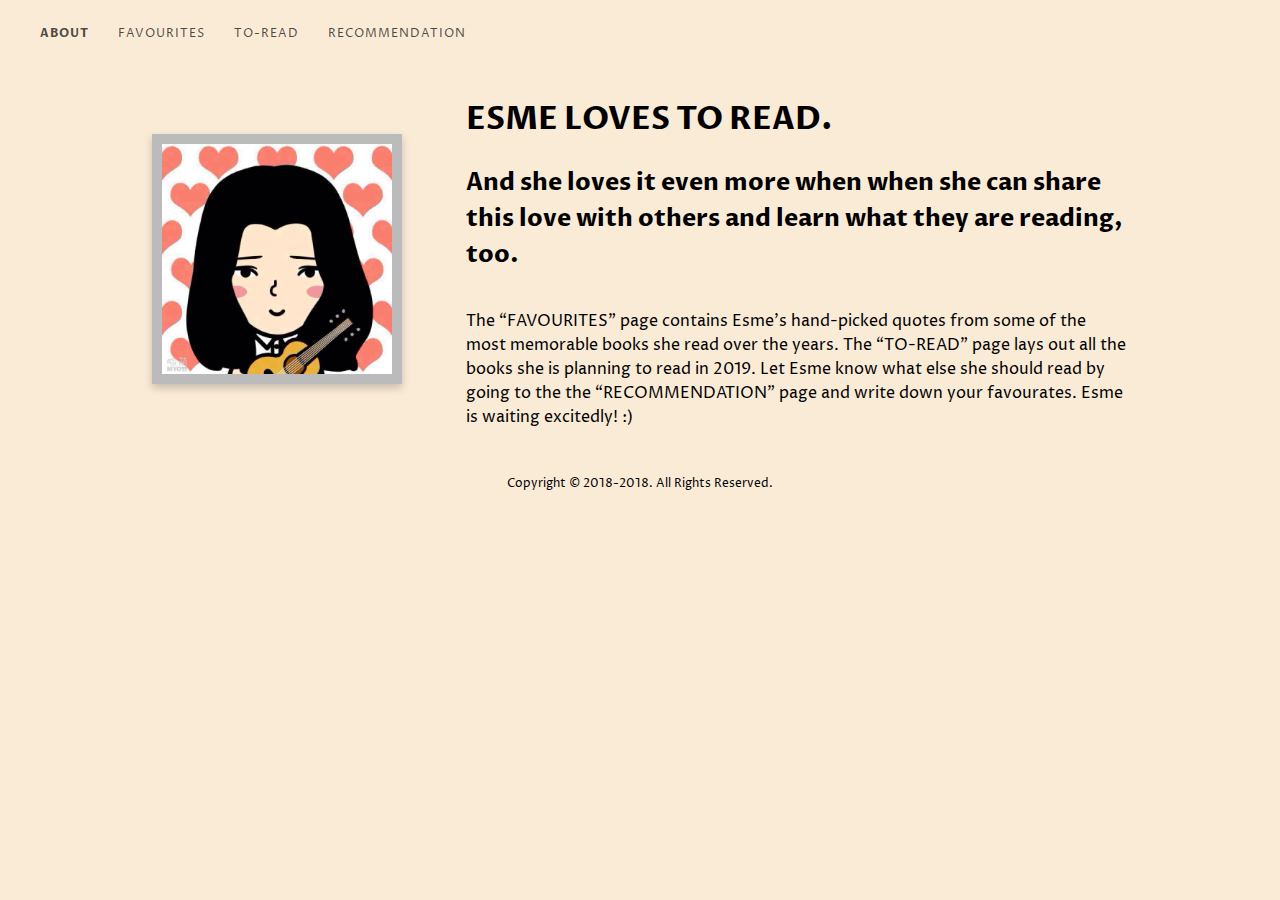
<file: index.html>
<!DOCTYPE html>
<html lang="en">
<head>
    <meta charset="UTF-8">
    <meta name="viewport" content="width=device-width, initial-scale=1.0">
    <meta http-equiv="X-UA-Compatible" content="ie=edge">
    <title>About</title>
    <link rel="stylesheet" href="./style/main.css"/>
    <link href="https://fonts.googleapis.com/css?family=Proza+Libre" rel="stylesheet">
    <link rel="stylesheet" href="https://use.fontawesome.com/releases/v5.5.0/css/all.css" integrity="sha384-B4dIYHKNBt8Bc12p+WXckhzcICo0wtJAoU8YZTY5qE0Id1GSseTk6S+L3BlXeVIU" crossorigin="anonymous">

</head>

<body>
    
    <header>
        <a href="#indexcontent" class="skip">Skip to content</a>             
        <nav> 
            <i class="fas fa-book-open" aria-label="this is an icon"></i> 
            <a class="current" href="index.html">About</a>
            <a href="favourites.html">favourites</a>
            <a href="to-read.html">to-read</a>
            <a href="recommendation.html">recommendation</a>
        </nav>
    </header>
<main id="main">
<div class="grid-container">

    <div class="item1">
        <div class="flip-card">
            <div class="flip-card-inner">
            <div class="flip-card-front">
                <img id="profile" src="./images/profile.jpg" alt = "Esme's profile picture">
            </div>

            <div class="flip-card-back">
                <img id="selfie" src="./images/selfie.jpg" alt="Esme's selfie">
            </div>
            </div>
        </div>
    </div>

    <div id="indexcontent" class="item2">
        <h1>ESME LOVES TO READ.</h1>
        <h2>And she loves it even more when when she can share this love with others and learn what they are reading, too.</h2>
    </div> 

    <div class="item3">
        <p>The “FAVOURITES” page contains Esme's hand-picked quotes from some of the most memorable books she read over the years.
             The “TO-READ” page lays out all the books she is planning to read in 2019. Let Esme know what else she should read by
             going to the the “RECOMMENDATION” page and write down your favourates. Esme is waiting excitedly! :)
        </p>
    </div>
</div>
</main>
<footer class="footer">
        <a href="https://www.facebook.com/profile.php?id=100004265921885"  aria-label="Esme's Facebook Page">
            <i class="fab fa-facebook fa-2x"></i></a>
        <a href="https://www.linkedin.com/in/esme-xuecong-xu-59a08712b/" aria-label="Esme's LinkedIn Profile">
            <i class="fab fa-linkedin fa-2x"></i></a>
        <a href="https://www.instagram.com/xuxuecong/?hl=en" aria-label="Esme's Instagram Account">
            <i class="fab fa-instagram fa-2x"></i></a>
        <p>Copyright &copy; 2018-2018. All Rights Reserved.</p>
    </footer>
</body>

</html>
</file>
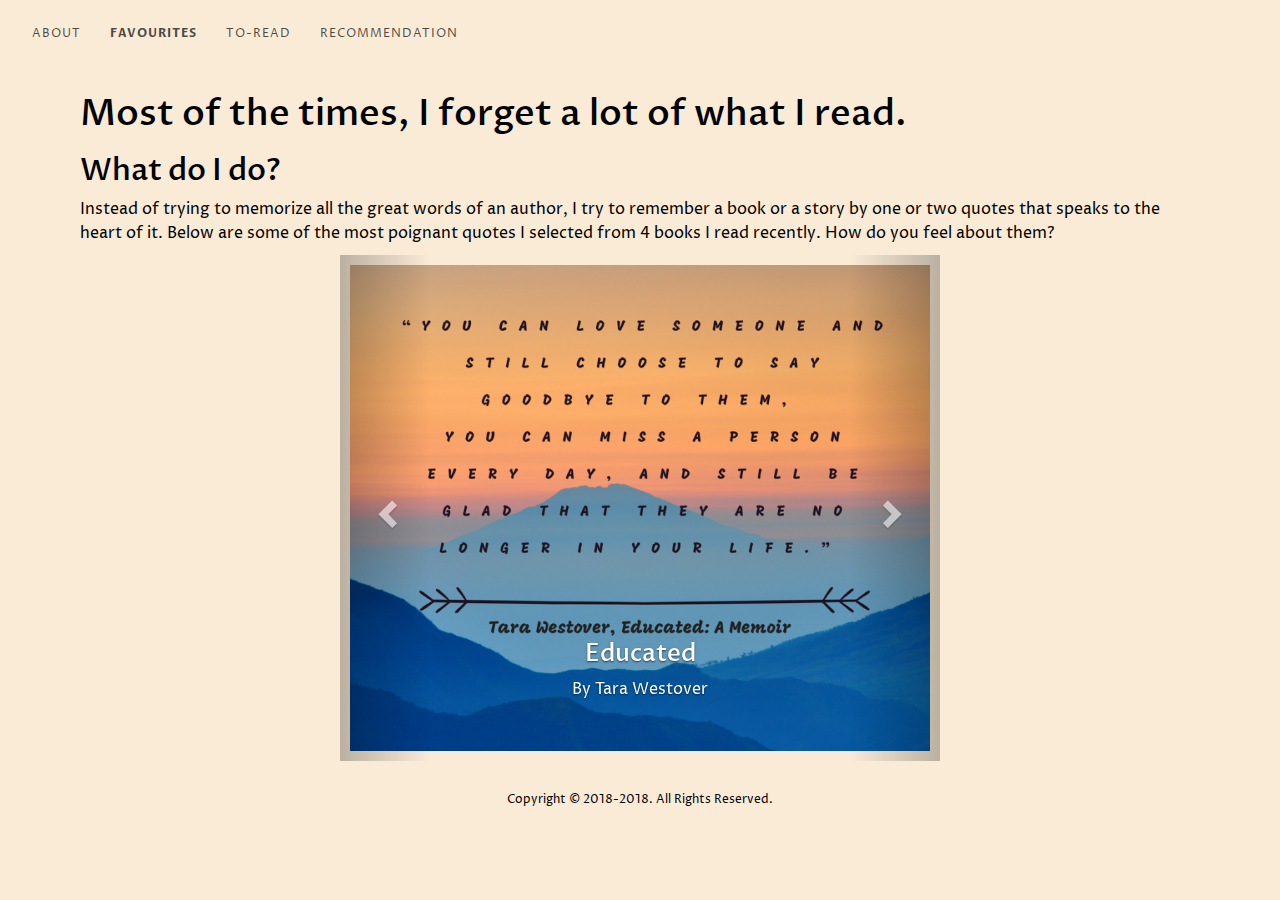
<file: favourites.html>
<!DOCTYPE html>
<html lang="en">
<head>
    <meta charset="UTF-8">
    <meta name="viewport" content="width=device-width, initial-scale=1.0">
    <meta http-equiv="X-UA-Compatible" content="ie=edge">
    <title>Favourites</title>
    <link rel="stylesheet" href="https://maxcdn.bootstrapcdn.com/bootstrap/3.3.7/css/bootstrap.min.css">
    <link rel="stylesheet" href="./style/main.css"/>
    <link href="https://fonts.googleapis.com/css?family=Proza+Libre" rel="stylesheet">
    <link rel="stylesheet" href="https://use.fontawesome.com/releases/v5.3.1/css/all.css" integrity="sha384-mzrmE5qonljUremFsqc01SB46JvROS7bZs3IO2EmfFsd15uHvIt+Y8vEf7N7fWAU" crossorigin="anonymous">
    <script src="https://ajax.googleapis.com/ajax/libs/jquery/3.3.1/jquery.min.js"></script>
    <script src="https://maxcdn.bootstrapcdn.com/bootstrap/3.3.7/js/bootstrap.min.js"></script>

</head>

<body>

    
    <header>             
        <a href="#myCarousel" class="skip">Skip to content</a>
        <nav> 
            <i class="fas fa-book-open" aria-label="this is an icon"></i> 
            <a href="index.html">About</a>
            <a class="current" href="favourites.html">favourites</a>
            <a href="to-read.html">to-read</a>
            <a href="recommendation.html">recommendation</a>
        </nav>
    </header>

<main id="main">
<div class="grid-container">
<div class= item4>

    <h1>Most of the times, I forget a lot of what I read.</h1>
    <h2>What do I do?</h2>
    <p>Instead of trying to memorize all the great words of an author, I try to remember a book or a
        story by one or two quotes that speaks to the heart of it. Below are some of the most poignant
        quotes I selected from 4 books I read recently. How do you feel about them? 
    </p>

</div>
    <!-- Carousel -->
    <div id="myCarousel" class="carousel slide" data-ride="carousel">
            
        
            <!-- Wrapper for slides -->
            <div class="carousel-inner">
              <div class="item active">
                <img src="./images/educated.jpg" alt="a quote from the book educated that says 'you can love someone and still choose to say
                                                      goodbye to them. You can miss a person everyday, and
                                                      still be glad that they are no longer in your life'" style="width:100%;">
                <div class="carousel-caption">
                        <h3>Educated</h3>
                        <p>By Tara Westover</p>
                      </div>
              </div>
        
              <div class="item">
                <img src="./images/handmaid's tale.jpg" alt="a quote from the book A Handmaid's Tale that says 'better never
                                                             means better for everyone. It always means worse, for some.'" style="width:100%;">
                <div class="carousel-caption">
                        <h3>Handmaid's Tale</h3>
                        <p>By Margaret Atwood</p>
                      </div>
              </div>
            
              <div class="item">
                <img src="./images/moon and sixpence.jpg" alt="a quote from the book moon and sixpence that says 'I think everything
                                                               in life is art. what you do, how you dress, the way you love someone,
                                                               and how you talk. your smile and your personality. what you believe in. and all your dreams
                                                               they way you drink. your tea. how you decorate your home. or party. your 
                                                               grocery list. the food you make. how your writing looks. and the way you feel'" style="width:100%;">
                <div class="carousel-caption">
                        <h3>Moon and Sixpence</h3>
                        <p>By William Somerset Maugham</p>
                      </div>
              </div>

              <div class="item">
                    <img src="./images/sapiens.jpg" alt="a quote from the book sapiens that says 'there are no gods, no nations, no money
                                                         and no human rights, except in our collective imagination.'" style="width:100%;">
              <div class="carousel-caption">
                    <h3>Sapiens</h3>
                    <p>By Yuval Noah Harari</p>
                  </div>
              </div>
        
            <!-- Left and right controls -->
            <a class="left carousel-control" href="#myCarousel" data-slide="prev">
              <span class="glyphicon glyphicon-chevron-left"></span>
              <span class="sr-only">Previous</span>
            </a>
            <a class="right carousel-control" href="#myCarousel" data-slide="next">
              <span class="glyphicon glyphicon-chevron-right"></span>
              <span class="sr-only">Next</span>
            </a>
          </div>

          <footer class="footer">
            <a href="https://www.facebook.com/profile.php?id=100004265921885"  aria-label="Esme's Facebook Page">
                <i class="fab fa-facebook fa-2x"></i></a>
            <a href="https://www.linkedin.com/in/esme-xuecong-xu-59a08712b/" aria-label="Esme's LinkedIn Profile">
                <i class="fab fa-linkedin fa-2x"></i></a>
            <a href="https://www.instagram.com/xuxuecong/?hl=en" aria-label="Esme's Instagram Account">
                <i class="fab fa-instagram fa-2x"></i></a>
            <p>Copyright &copy; 2018-2018. All Rights Reserved.</p>
    </footer>

    </div>
</main>

          

</body>

</html>
</file>
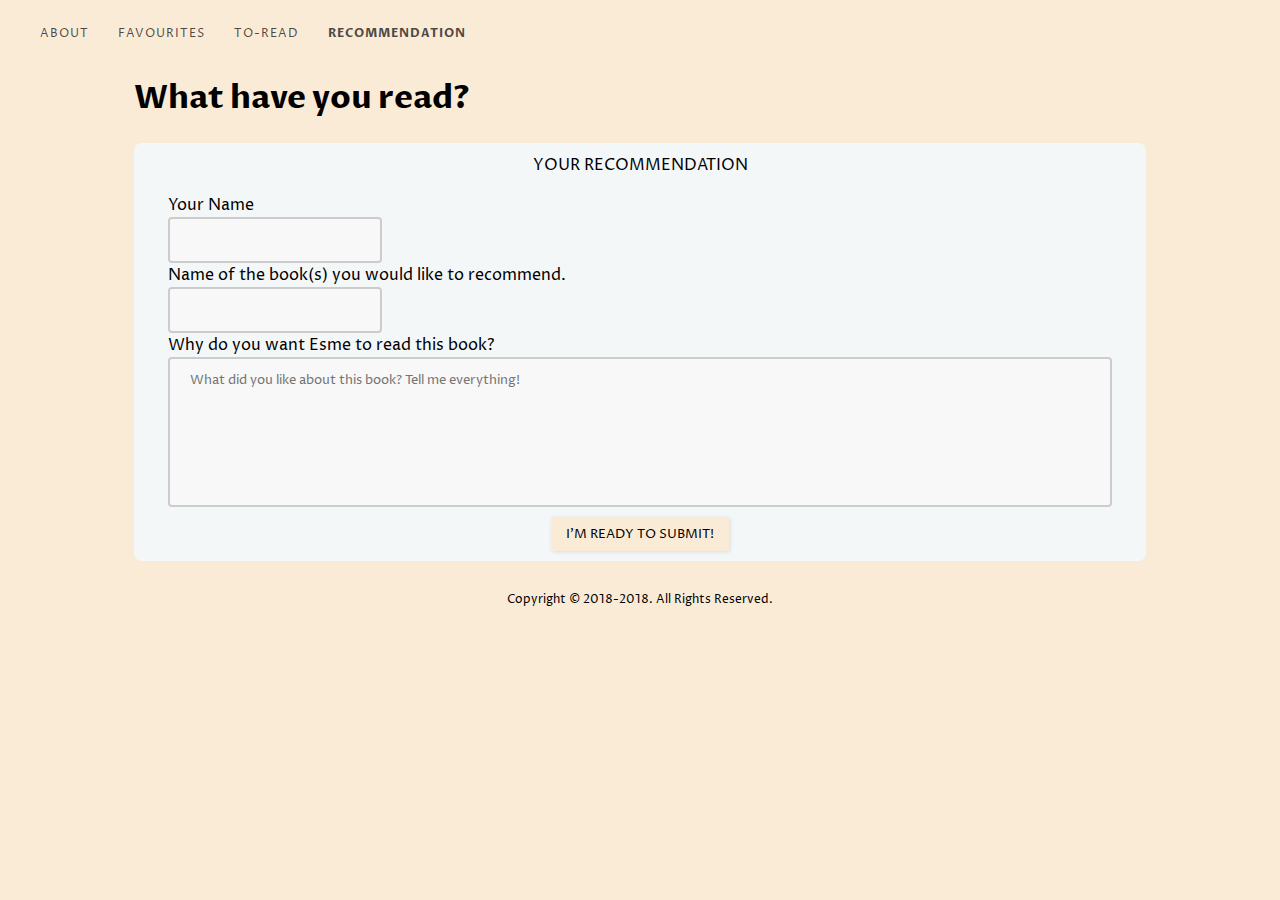
<file: recommendation.html>
<!DOCTYPE html>
<html lang="en">
<head>
    <meta charset="UTF-8">
    <meta name="viewport" content="width=device-width, initial-scale=1.0">
    <meta http-equiv="X-UA-Compatible" content="ie=edge">
    <title>recommendation</title>
    <link rel="stylesheet" href="./style/main.css"/>
    <link href="https://fonts.googleapis.com/css?family=Proza+Libre" rel="stylesheet">
    <link rel="stylesheet" href="https://use.fontawesome.com/releases/v5.3.1/css/all.css" integrity="sha384-mzrmE5qonljUremFsqc01SB46JvROS7bZs3IO2EmfFsd15uHvIt+Y8vEf7N7fWAU" crossorigin="anonymous">
    <script type="text/javascript">
        function checkForm(){
            var a = document.getElementById("yourname")
            var b = document.getElementById("book")
            if (a.value.length == 0)
                {
                    document.getElementById("nameerrormsg").style.display = "block"; a == 0;}
               else {
                    document.getElementById("nameerrormsg").style.display = "none";}
    
            if (b.value.length == 0)
                {document.getElementById("bookerrormsg").style.display = "block"; b = 0}
            else {document.getElementById("bookerrormsg").style.display = "none"; }
    
            if (b == 0 || a == 0){
                alert("you just tried to submit a blank form :(")
                return false;
            }
            else {
                alert("Thank you for your recommendation!")
                return true;
            }
        }  
        </script>
</head>

<body>
    
    <header>           
    <a href="#formcontent" class="skip">Skip to content</a>  
        <nav> 
            <i class="fas fa-book-open" aria-label="this is an icon"></i> 
            <a href="index.html">About</a>
            <a href="favourites.html">favourites</a>
            <a href="to-read.html">to-read</a>
            <a class="current" href="recommendation.html">recommendation</a>
        </nav>
    </header>

    <main id="main">
        <h1 class="booklist">What have you read?</h1>
    <div class="formstyle">
    <form id="formcontent" action="https://formspree.io/xuecong@umich.edu" method="POST" onsubmit="return checkForm();">
        <fieldset>
            <legend>Your Recommendation</legend>
            <label for="yourname">Your Name</label>
            <input type="text" name="yourname" id="yourname">
            <p class="errormsg" id="nameerrormsg">Please enter your name.</p>

            <label for="book">Name of the book(s) you would like to recommend.</label>
            <input type="text" name="book" id="book">
            <p class="errormsg" id="bookerrormsg">Please enter the name of the book.</p>

            <label for="reason">Why do you want Esme to read this book?</labe>
            <textarea name="reason" id="reason" rows="5" cols="100" placeholder="What did you like about this book? Tell me everything!"></textarea>
        </fieldset>
        <input type="submit" id="submitbutton" value="I'M READY TO SUBMIT!">
    </form>
    </div>
</main>
    <footer class="footer">
            <a href="https://www.facebook.com/profile.php?id=100004265921885"  aria-label="Esme's Facebook Page">
                <i class="fab fa-facebook fa-2x"></i></a>
            <a href="https://www.linkedin.com/in/esme-xuecong-xu-59a08712b/" aria-label="Esme's LinkedIn Profile">
                <i class="fab fa-linkedin fa-2x"></i></a>
            <a href="https://www.instagram.com/xuxuecong/?hl=en" aria-label="Esme's Instagram Account">
                <i class="fab fa-instagram fa-2x"></i></a>
            <p>Copyright &copy; 2018-2018. All Rights Reserved.</p>
    </footer>

</body>

</html>
</file>
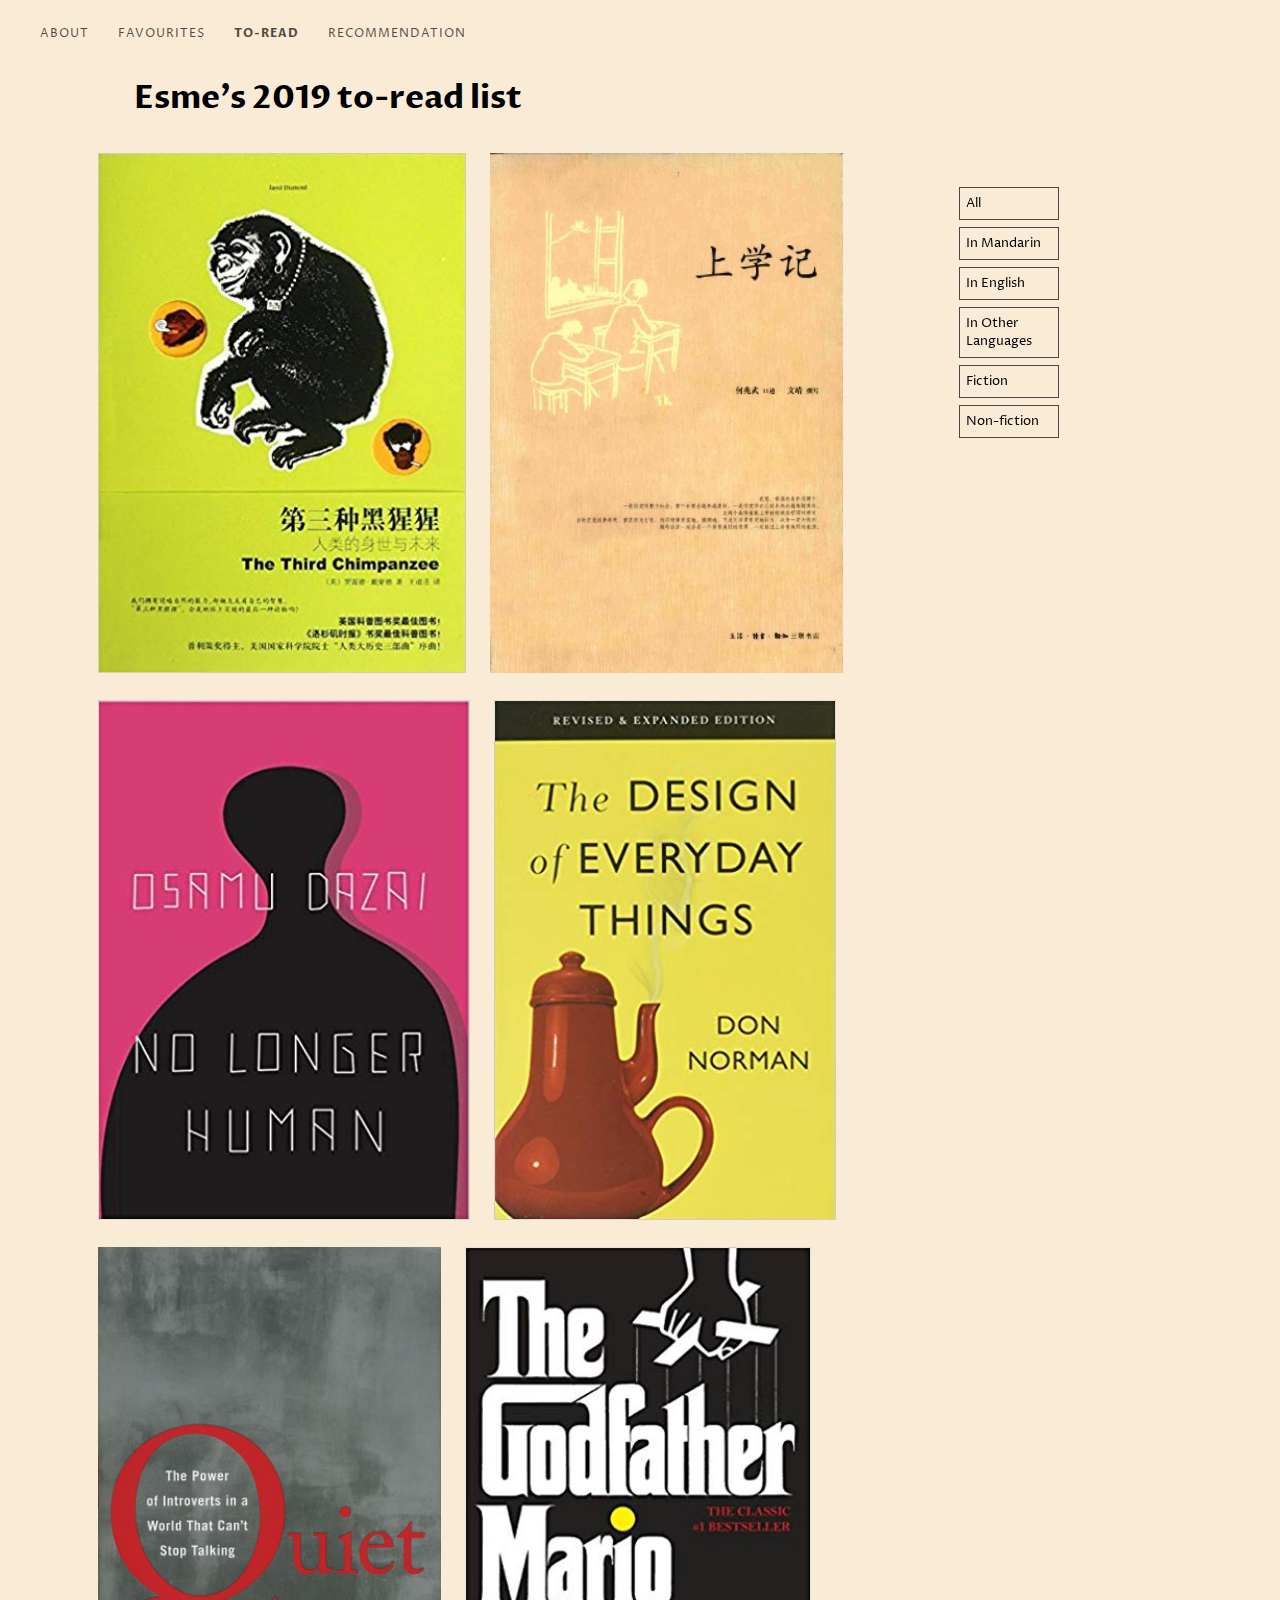
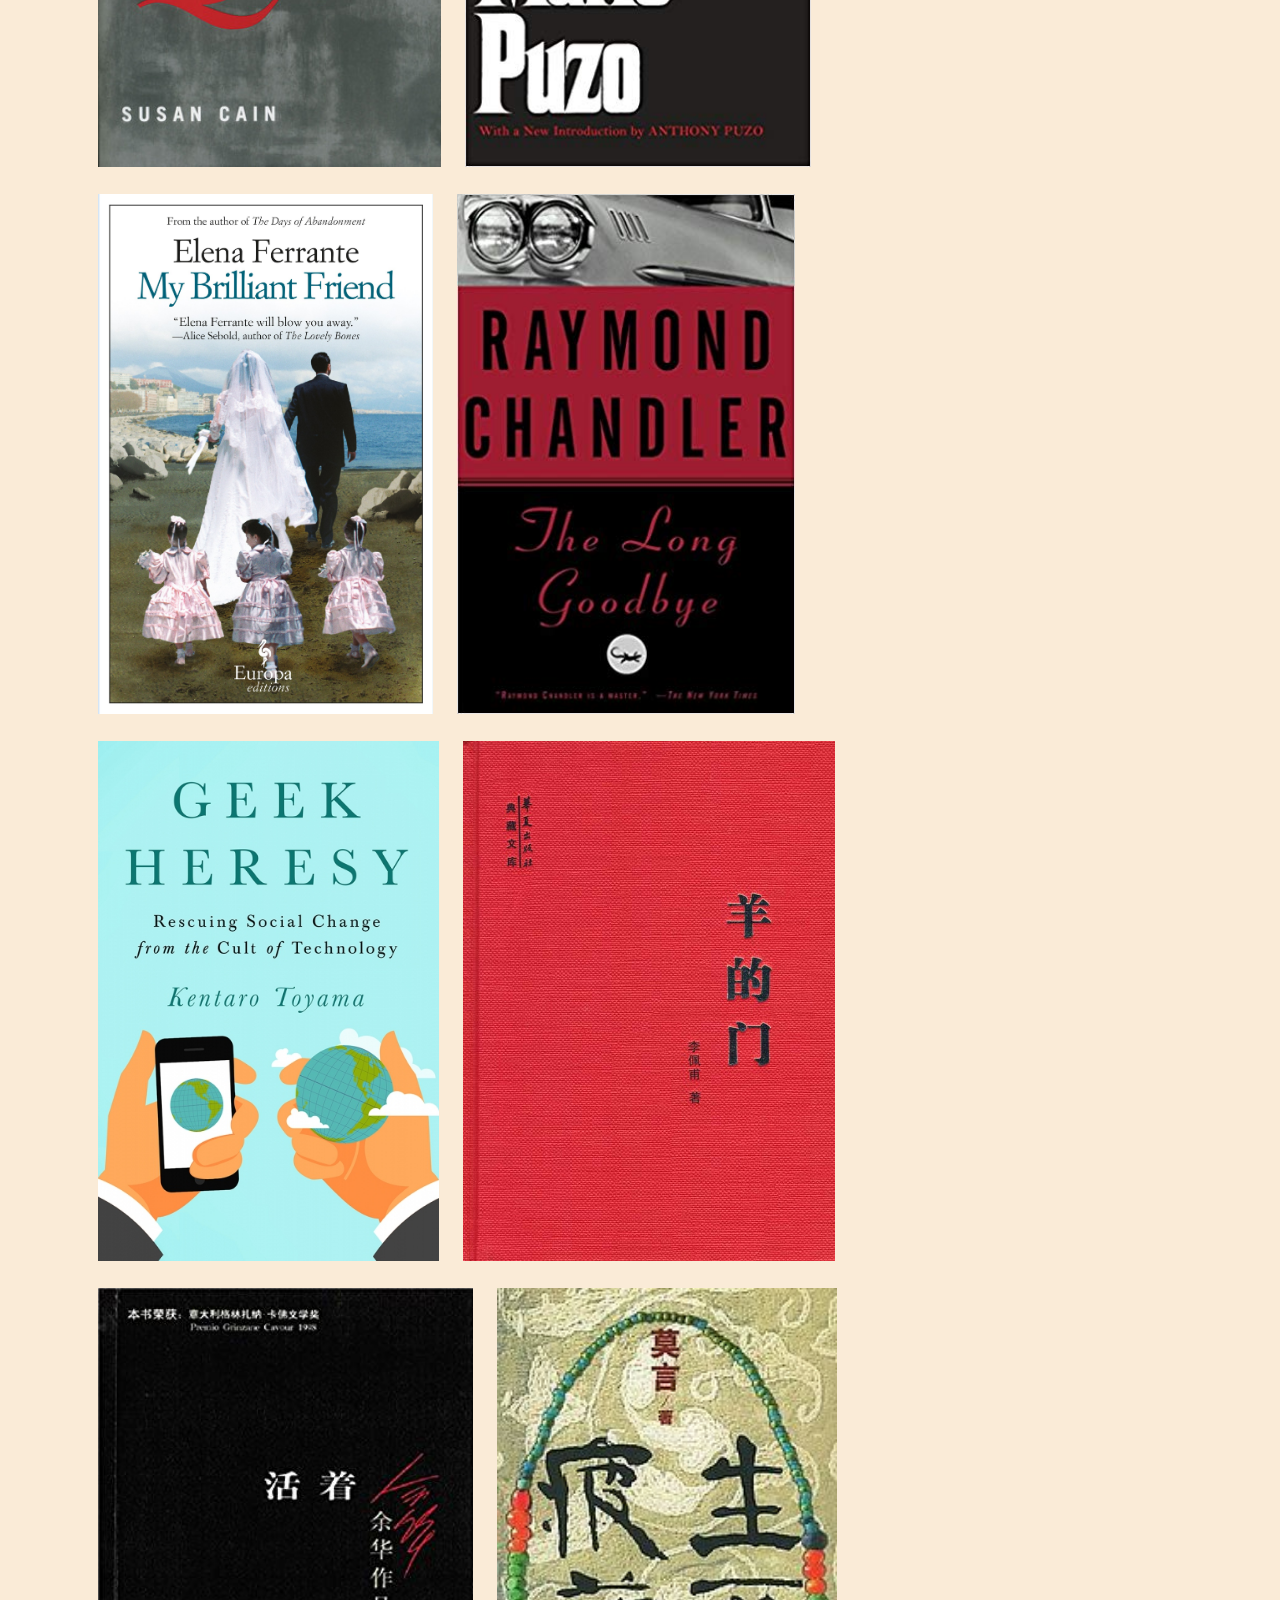
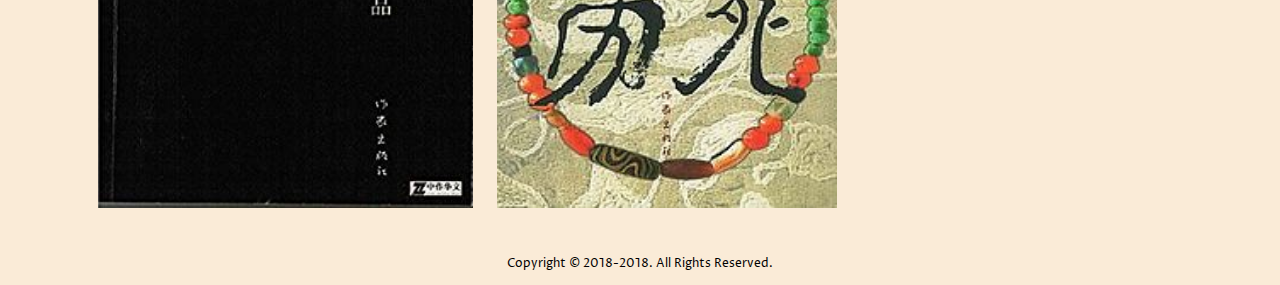
<file: to-read.html>
<!DOCTYPE html>
<html lang="en">
<head>
    <meta charset="UTF-8">
    <meta name="viewport" content="width=device-width, initial-scale=1.0">
    <meta http-equiv="X-UA-Compatible" content="ie=edge">
    <title>To-read</title>
    <link href="https://fonts.googleapis.com/css?family=Proza+Libre" rel="stylesheet">
    <link rel="stylesheet" href="./style/main.css"/>
    <link rel="stylesheet" href="https://use.fontawesome.com/releases/v5.3.1/css/all.css" integrity="sha384-mzrmE5qonljUremFsqc01SB46JvROS7bZs3IO2EmfFsd15uHvIt+Y8vEf7N7fWAU" crossorigin="anonymous">
    <script src="https://ajax.googleapis.com/ajax/libs/jquery/3.3.1/jquery.min.js"></script>
    <script src="https://maxcdn.bootstrapcdn.com/bootstrap/3.3.7/js/bootstrap.min.js"></script>
    <script src="js/modal.js"></script>
  

</head>

<body>
    <header>             
        <a href="#toreadcontent" class="skip">Skip to content</a>
        <nav> 
            <i class="fas fa-book-open" aria-label="this is an icon"></i> 
            <a href="index.html">About</a>
            <a href="favourites.html">favourites</a>
            <a class="current" href="to-read.html">to-read</a>
            <a href="recommendation.html">recommendation</a>
        </nav>
    </header>
    <main id="main">
            <h1 class="booklist">Esme's 2019 to-read list</h1>
    <!-- filtered photos with flip cards-->
    <div id="toreadcontent" class="controls">
			<button type="button" class="control" data-filter="all">All</button>
			<button type="button" class="control" data-filter=".mandarin">In Mandarin</button>
			<button type="button" class="control" data-filter=".english">In English</button>
            <button type="button" class="control" data-filter=".otherlan">In Other Languages</button>
            <button type="button" class="control" data-filter=".fiction">Fiction</button>
            <button type="button" class="control" data-filter=".nonfiction">Non-fiction</button>
    </div>

<div class="grid-container">
    <div class="container">
    <img id="myBtn" class="mix mandarin nonfiction" src="./images/toread-1.jpg" alt="cover of the book The Third Chimpanzee">
    <img class="mix mandarin fiction" src="./images/toread-2.jpg" alt="cover of the book Going to School">
    <img class="mix otherlan fiction" src="./images/toread-3.jpg" alt="cover of the book No Longer Human">
    <img class="mix english nonfiction" src="./images/toread-4.jpg" alt="cover of the book The Design of Everyday Things">
    <img class="mix english nonfiction" src="./images/toread-5.jpg" alt="cover of the book Quiet">
    <img class="mix english fiction" src="./images/toread-6.jpg" alt="cover of the book The Godfather">
    <img class="mix otherlan fiction" src="./images/toread-7.jpg" alt="cover of the book My Brilliant Friend">
    <img class="mix english fiction" src="./images/toread-8.jpg" alt="cover of the book The Long Goodbye">
    <img class="mix english nonfiction" src="./images/toread-9.jpg" alt="cover of the book Geek Heresy">
    <img class="mix mandarin fiction" src="./images/toread-10.jpg" alt="cover of the book The Gate of Goats">
    <img class="mix mandarin fiction" src="./images/toread-11.jpg" alt="cover of the book To Live">
    <img class="mix mandarin fiction" src="./images/toread-12.jpg" alt="cover of the book Life and Death Are Wearing Me Out">
    </div>
</div>
</main>

<!-- BOOTSTRAP
<div id="myModal1" class="modal fade" tabindex="-1" role="dialog" aria-labelledby="exampleModalLabel" aria-hidden="true">
  <div class="modal-dialog">
    <div class="modal-content">
        <div class="modal-header">
            <button type="button" class="close" data-dismiss="modal" aria-label="Close">&times;</button>
            <h4 class="modal-title">The Third Chimpanzee</h4>
        </div>
        <div class="modal-body">
            <p>This is a book about...</p>
        </div>
    </div>
    </div>
    </div>
-->

<!-- The Modal -->
<div id="myModal" class="modal">

        <!-- Modal content -->
        <div class="modal-content">
          <span class="close">&times;</span>
          <p>Some text in the Modal..</p>
        </div>
      
      </div>

<footer class="footer">
        <a href="https://www.facebook.com/profile.php?id=100004265921885"  aria-label="Esme's Facebook Page">
            <i class="fab fa-facebook fa-2x"></i></a>
        <a href="https://www.linkedin.com/in/esme-xuecong-xu-59a08712b/" aria-label="Esme's LinkedIn Profile">
            <i class="fab fa-linkedin fa-2x"></i></a>
        <a href="https://www.instagram.com/xuxuecong/?hl=en" aria-label="Esme's Instagram Account">
            <i class="fab fa-instagram fa-2x"></i></a>
        <p>Copyright &copy; 2018-2018. All Rights Reserved.</p>
</footer>


    <script src="./js/mixitup.min.js"></script>
    <script>
        var photos = document.querySelector(".container");
        var mixer = mixitup(photos)
    </script>
</body>

</html>
</file>
<file: style/main.css>
* {
    box-sizing: border-box;
    font-family: 'Proza Libre', sans-serif;
  }
/*skip to content*/
.skip {
    position: absolute;
    top: -1000px;
    left: -1000px;
    height: 1px;
    width: 1px;
    text-align: left;
    overflow: hidden;
}

a.skip:active, 
a.skip:focus, 
a.skip:hover {
    left: 0; 
    top: 0;
    width: auto; 
    height: auto; 
    overflow: visible; 
}

body {
    background-color: antiquewhite;
    font-weight: 300;
    font-size: 16px;
    line-height: 1.5;
    font-family: "Roboto", Arial, sans-serif;
    color: black;
}
img {
    height: 60vh;
    padding: 10px;
}
header {
    margin: 20px 20px 30px 20px;
}

/*navigation bar*/
nav {
    padding: 0;
    margin: 0px;
    list-style: none;
    text-decoration: none;
    display: block;
    text-transform: uppercase;
    letter-spacing: 1px; 
    overflow: hidden;
}
nav a {
    text-decoration: none;
    position: relative;
    font-size: 12px;
    padding: 14px 12px;
    color: rgba(0, 0, 0, 0.7);
    -webkit-transition: 0.5s;
    -o-transition: 0.5s;
    transition: 0.5s; 
    display: block;
}
nav a:hover {
    background-color: lightgoldenrodyellow;
}
nav a.current {
    font-weight: bold;
}

/*grid layout*/
.grid-container {
    display: grid;
    grid-template-columns: auto auto auto auto auto auto;
    column-gap: 4em;
    margin: 1em 5em 1em 5em;
}
.item4 {
    grid-column: 2 / 6;
  }
.footer {
    grid-column: 1 / 7;
}
#myCarousel {
    grid-column: 1 / 7;
}

/*for mobile phones, tablets, desktop respectively*/
@media screen and (min-width: 0px) {
    .item1 {
        grid-column: 1 / 7;
    }
    .item2 {
        grid-column: 1 / 7;
    }
    .item3 {
        grid-column: 1 / 7;
    }
    .controls {
        position: fixed;
        top: 5%;
        right:1%;
    }
    .item4 {
        grid-column: 1 / 7;
      }
  }

@media only screen and (min-width: 600px) {
  .item1 {
      grid-column: 1 / 3;
      grid-row: 1 / 2;
      justify-self: center;
      align-self: center;
  }
  .item2 {
      grid-column: 3 / 7;
      grid-row: 1 / 2;
      justify-self: start;
      align-self: start;
  }
  .item3 {
      grid-column: 1 / 7;
  }
  nav a {
      display: inline;
  }
  #myCarousel {
    width: 450px; 
    margin: 0 auto;
  }
  .controls {
    position: fixed;
    top: 20%;
    right:15%;
    width: 200px;
}

}

@media only screen and (min-width: 1000px) {

    .item1 {
        grid-column: 2 / 4;
        grid-row: 1 / 3;
        justify-self: center;
        align-self: center;
    }
    .item2 {
        grid-column: 4 / 6;
        grid-row: 1 / 2;
        align-self: end;
    }
    .item3 {
        grid-column: 4 / 6;
        grid-row: 2 / 3;
    }
    #myCarousel {
        margin: 0 auto;
        width: 600px; 
    }
    .controls {
        position: fixed;
        top: 20%;
        right:10%;
        width: 200px;
    }
}

/*flipcard on the "about" page*/
#profile {
    position: relative;
    width: 100%;
    height: 100%;
}
#selfie {
    position: relative;
    width: 100%;
    height: 100%;
}
.flip-card {
    background-color: transparent;
    height: 250px;
    width: 250px;
    perspective: 1000px;
    justify-self: center;
  }
  
  .flip-card-inner {
    position: relative;
    width: 100%;
    height: 100%;
    text-align: center;
    transition: transform 0.6s;
    transform-style: preserve-3d;
    box-shadow: 0 4px 8px 0 rgba(0,0,0,0.2);
  }
  
  .flip-card:hover .flip-card-inner {
    transform: rotateY(180deg);
  }
  
  .flip-card-front, .flip-card-back {
    position: absolute;
    width: 100%;
    height: 100%;
    backface-visibility: hidden;
  }
  
  .flip-card-front {
    background-color: #bbb;
    color: black;
    z-index: 2;
  }
  
  .flip-card-back {
    background-color: #bbb;
    color: white;
    transform: rotateY(180deg);
    z-index: 1;
  }

/*"TO READ" page*/
.booklist {
    margin-left: 10%;
}
/* The Modal (background) */
.modal {
    display: none; /* Hidden by default */
    position: fixed; /* Stay in place */
    z-index: 1; /* Sit on top */
    left: 0;
    top: 0;
    width: 100%; /* Full width */
    height: 100%; /* Full height */
    overflow: auto; /* Enable scroll if needed */
    background-color: rgb(0,0,0); /* Fallback color */
    background-color: rgba(0,0,0,0.4); /* Black w/ opacity */
  }
  
  /* Modal Content/Box */
  .modal-content {
    background-color: #fefefe;
    margin: 15% auto; /* 15% from the top and centered */
    padding: 20px;
    border: 1px solid #888;
    width: 80%; /* Could be more or less, depending on screen size */
  }
  
  /* The Close Button */
  .close {
    color: #aaa;
    float: right;
    font-size: 28px;
    font-weight: bold;
  }
  
  .close:hover,
  .close:focus {
    color: black;
    text-decoration: none;
    cursor: pointer;
  }
  
.controls button {
    display: block;
    padding: 0.5em;
    border: #494949 1px solid !important;
    margin: 0.5em;
    box-sizing: border-box;
    text-decoration:none;
    font-weight:400;
    color: black;
    text-align:left;
    transition: all 0.15s;
    background-color: transparent;
    cursor: pointer;
    width: 50%;

}
button:hover {
    color:#DDDDDD;
    border-color:#DDDDDD;
}
button:active {
    color:#BBBBBB;
    border-color:#BBBBBB;
}

@media all and (max-width:30em) {
    button {
        display: block;
        margin:0.4em auto;
    }
}

/* the error messages on "recommendation" page*/
.errormsg { 
    color:red;
    /*font: Use a Google font*/
    display:none; }
.formstyle {
    max-width: 80%;
	padding: 10px 20px;
	background: #f4f7f8;
	margin: 10px auto;
	border-radius: 8px;
    font-family: "Roboto", Arial, sans-serif;
}
.formstyle fieldset {
    border: none;
}
.formstyle legend {
    margin-bottom: 10px;
    text-transform: uppercase;
    text-align: center;
}
label, input, textarea {
    display: block;
}
input {
    padding: 12px 20px;
    box-sizing: border-box;
    border: 2px solid #ccc;
    border-radius: 4px;
    background-color: #f8f8f8;
    resize: none;
}
textarea {
    width: 100%;
    height: 150px;
    padding: 12px 20px;
    box-sizing: border-box;
    border: 2px solid #ccc;
    border-radius: 4px;
    background-color: #f8f8f8;
    resize: none;
}
#submitbutton {
    border: none;
	padding: 8px 15px 8px 15px;
	background: antiquewhite;
	color: black;
	box-shadow: 1px 1px 4px #DADADA;
	-moz-box-shadow: 1px 1px 4px #DADADA;
	-webkit-box-shadow: 1px 1px 4px #DADADA;
	border-radius: 3px;
	-webkit-border-radius: 3px;
    -moz-border-radius: 3px;
    cursor: pointer;
    margin: 0 auto;
}
    
/* footer */
.footer {
    font-size: 12px;
    margin: 30px 10px 10px;
    text-align: center;
}
.fab fa-facebook, .fab fa-instagram, .fab fa-linkedin {
    width: 50px;
}
</file>
